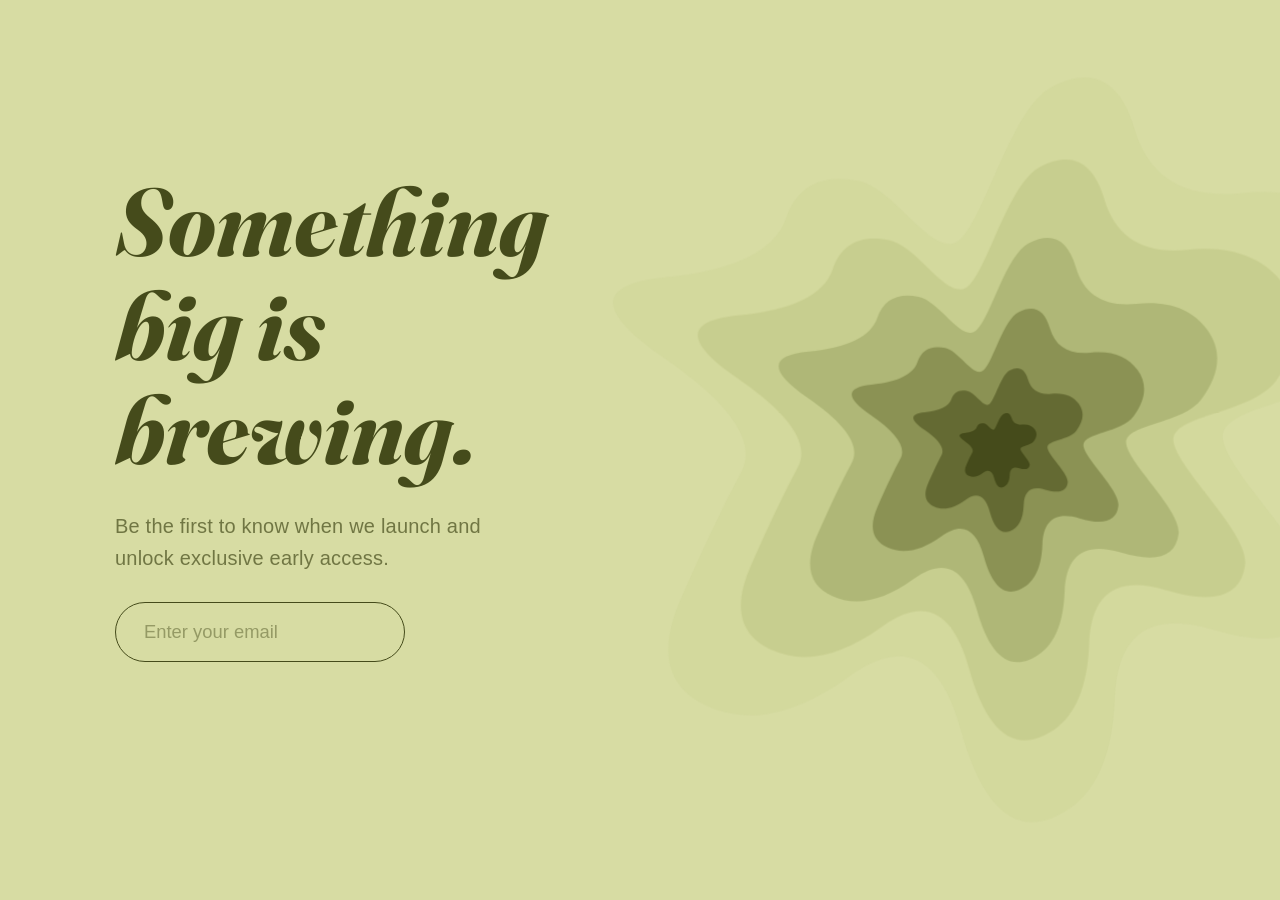
<file: index.html>
<!DOCTYPE html>
<html lang="en">
<head>
  <meta charset="UTF-8">
  <meta name="viewport" content="width=device-width, initial-scale=1.0">
  <title>Yugen — Waitlist</title>
  <link rel="stylesheet" href="style.css">
  <link rel="preconnect" href="https://fonts.googleapis.com">
  <link rel="preconnect" href="https://fonts.gstatic.com" crossorigin>
  <link href="https://fonts.googleapis.com/css2?family=Fraunces:ital,opsz,wght@0,9..144,600..900;1,9..144,600..900&display=swap" rel="stylesheet">
  <script src="https://cdnjs.cloudflare.com/ajax/libs/gsap/3.12.5/gsap.min.js"></script>
</head>
<body>
  <section class="hero">
    <div class="wipe"></div>
    <div class="hero-container">

      <!-- Blob: one <svg> per ring, stacked via absolute centering -->
      <div class="blob-wrapper">
        <div class="blob-stack">
          <!-- Outermost ring first (rendered behind) -->
          <svg class="blob-ring ring-1" xmlns="http://www.w3.org/2000/svg" viewBox="0 0 412 399">
            <path d="M326.393 193.71c3 19.333 51.776 62.529 49.109 84.195-2.666 21.667-20.833 27.5-54.5 17.5-33.666-10-51.166 2.334-52.5 37-1.333 34.667-12.666 56-34 64-21.333 8-37.5-7.833-48.5-47.5-11-39.666-30.833-49.166-59.5-28.5-28.666 20.667-54 26-76 16s-26.666-29.333-14-58c12.667-28.666 23.334-51 32-67 8.667-16-5.166-36.5-41.5-61.5-36.333-25-36-39.333 1-43 37-3.666 58.5-14.166 64.5-31.5 6-17.333 19-24 39-20s40.834 44.334 54.5 31c13.667-13.333 27.334-70.5 49-81.5 21.667-11 36.334-3.5 44 22.5 7.667 26 26.667 37.5 57 34.5 30.334-3 52.5 5.167 66.5 24.5 14 19.334 12.167 41-5.5 65-17.666 24-73.609 22.971-70.609 42.305Z"/>
          </svg>
          <svg class="blob-ring ring-2" xmlns="http://www.w3.org/2000/svg" viewBox="0 0 412 399">
            <path d="M326.393 193.71c3 19.333 51.776 62.529 49.109 84.195-2.666 21.667-20.833 27.5-54.5 17.5-33.666-10-51.166 2.334-52.5 37-1.333 34.667-12.666 56-34 64-21.333 8-37.5-7.833-48.5-47.5-11-39.666-30.833-49.166-59.5-28.5-28.666 20.667-54 26-76 16s-26.666-29.333-14-58c12.667-28.666 23.334-51 32-67 8.667-16-5.166-36.5-41.5-61.5-36.333-25-36-39.333 1-43 37-3.666 58.5-14.166 64.5-31.5 6-17.333 19-24 39-20s40.834 44.334 54.5 31c13.667-13.333 27.334-70.5 49-81.5 21.667-11 36.334-3.5 44 22.5 7.667 26 26.667 37.5 57 34.5 30.334-3 52.5 5.167 66.5 24.5 14 19.334 12.167 41-5.5 65-17.666 24-73.609 22.971-70.609 42.305Z"/>
          </svg>
          <svg class="blob-ring ring-3" xmlns="http://www.w3.org/2000/svg" viewBox="0 0 412 399">
            <path d="M326.393 193.71c3 19.333 51.776 62.529 49.109 84.195-2.666 21.667-20.833 27.5-54.5 17.5-33.666-10-51.166 2.334-52.5 37-1.333 34.667-12.666 56-34 64-21.333 8-37.5-7.833-48.5-47.5-11-39.666-30.833-49.166-59.5-28.5-28.666 20.667-54 26-76 16s-26.666-29.333-14-58c12.667-28.666 23.334-51 32-67 8.667-16-5.166-36.5-41.5-61.5-36.333-25-36-39.333 1-43 37-3.666 58.5-14.166 64.5-31.5 6-17.333 19-24 39-20s40.834 44.334 54.5 31c13.667-13.333 27.334-70.5 49-81.5 21.667-11 36.334-3.5 44 22.5 7.667 26 26.667 37.5 57 34.5 30.334-3 52.5 5.167 66.5 24.5 14 19.334 12.167 41-5.5 65-17.666 24-73.609 22.971-70.609 42.305Z"/>
          </svg>
          <svg class="blob-ring ring-4" xmlns="http://www.w3.org/2000/svg" viewBox="0 0 412 399">
            <path d="M326.393 193.71c3 19.333 51.776 62.529 49.109 84.195-2.666 21.667-20.833 27.5-54.5 17.5-33.666-10-51.166 2.334-52.5 37-1.333 34.667-12.666 56-34 64-21.333 8-37.5-7.833-48.5-47.5-11-39.666-30.833-49.166-59.5-28.5-28.666 20.667-54 26-76 16s-26.666-29.333-14-58c12.667-28.666 23.334-51 32-67 8.667-16-5.166-36.5-41.5-61.5-36.333-25-36-39.333 1-43 37-3.666 58.5-14.166 64.5-31.5 6-17.333 19-24 39-20s40.834 44.334 54.5 31c13.667-13.333 27.334-70.5 49-81.5 21.667-11 36.334-3.5 44 22.5 7.667 26 26.667 37.5 57 34.5 30.334-3 52.5 5.167 66.5 24.5 14 19.334 12.167 41-5.5 65-17.666 24-73.609 22.971-70.609 42.305Z"/>
          </svg>
          <svg class="blob-ring ring-5" xmlns="http://www.w3.org/2000/svg" viewBox="0 0 412 399">
            <path d="M326.393 193.71c3 19.333 51.776 62.529 49.109 84.195-2.666 21.667-20.833 27.5-54.5 17.5-33.666-10-51.166 2.334-52.5 37-1.333 34.667-12.666 56-34 64-21.333 8-37.5-7.833-48.5-47.5-11-39.666-30.833-49.166-59.5-28.5-28.666 20.667-54 26-76 16s-26.666-29.333-14-58c12.667-28.666 23.334-51 32-67 8.667-16-5.166-36.5-41.5-61.5-36.333-25-36-39.333 1-43 37-3.666 58.5-14.166 64.5-31.5 6-17.333 19-24 39-20s40.834 44.334 54.5 31c13.667-13.333 27.334-70.5 49-81.5 21.667-11 36.334-3.5 44 22.5 7.667 26 26.667 37.5 57 34.5 30.334-3 52.5 5.167 66.5 24.5 14 19.334 12.167 41-5.5 65-17.666 24-73.609 22.971-70.609 42.305Z"/>
          </svg>
          <svg class="blob-ring ring-6" xmlns="http://www.w3.org/2000/svg" viewBox="0 0 412 399">
            <path d="M326.393 193.71c3 19.333 51.776 62.529 49.109 84.195-2.666 21.667-20.833 27.5-54.5 17.5-33.666-10-51.166 2.334-52.5 37-1.333 34.667-12.666 56-34 64-21.333 8-37.5-7.833-48.5-47.5-11-39.666-30.833-49.166-59.5-28.5-28.666 20.667-54 26-76 16s-26.666-29.333-14-58c12.667-28.666 23.334-51 32-67 8.667-16-5.166-36.5-41.5-61.5-36.333-25-36-39.333 1-43 37-3.666 58.5-14.166 64.5-31.5 6-17.333 19-24 39-20s40.834 44.334 54.5 31c13.667-13.333 27.334-70.5 49-81.5 21.667-11 36.334-3.5 44 22.5 7.667 26 26.667 37.5 57 34.5 30.334-3 52.5 5.167 66.5 24.5 14 19.334 12.167 41-5.5 65-17.666 24-73.609 22.971-70.609 42.305Z"/>
          </svg>
        </div>
      </div>

      <div class="content">
        <h1 class="headline"></h1>
        <p class="subtext">Be the first to know when we launch and unlock exclusive early access.</p>
        <form class="waitlist-form">
          <input type="email" placeholder="Enter your email" required />
          <button type="submit">Get on the list</button>
        </form>
        <p class="microtext"><span class="count" data-target="212">0</span> people already waiting.</p>
      </div>
    </div>
  </section>
  <script src="script.js"></script>
</body>
</html>
</file>
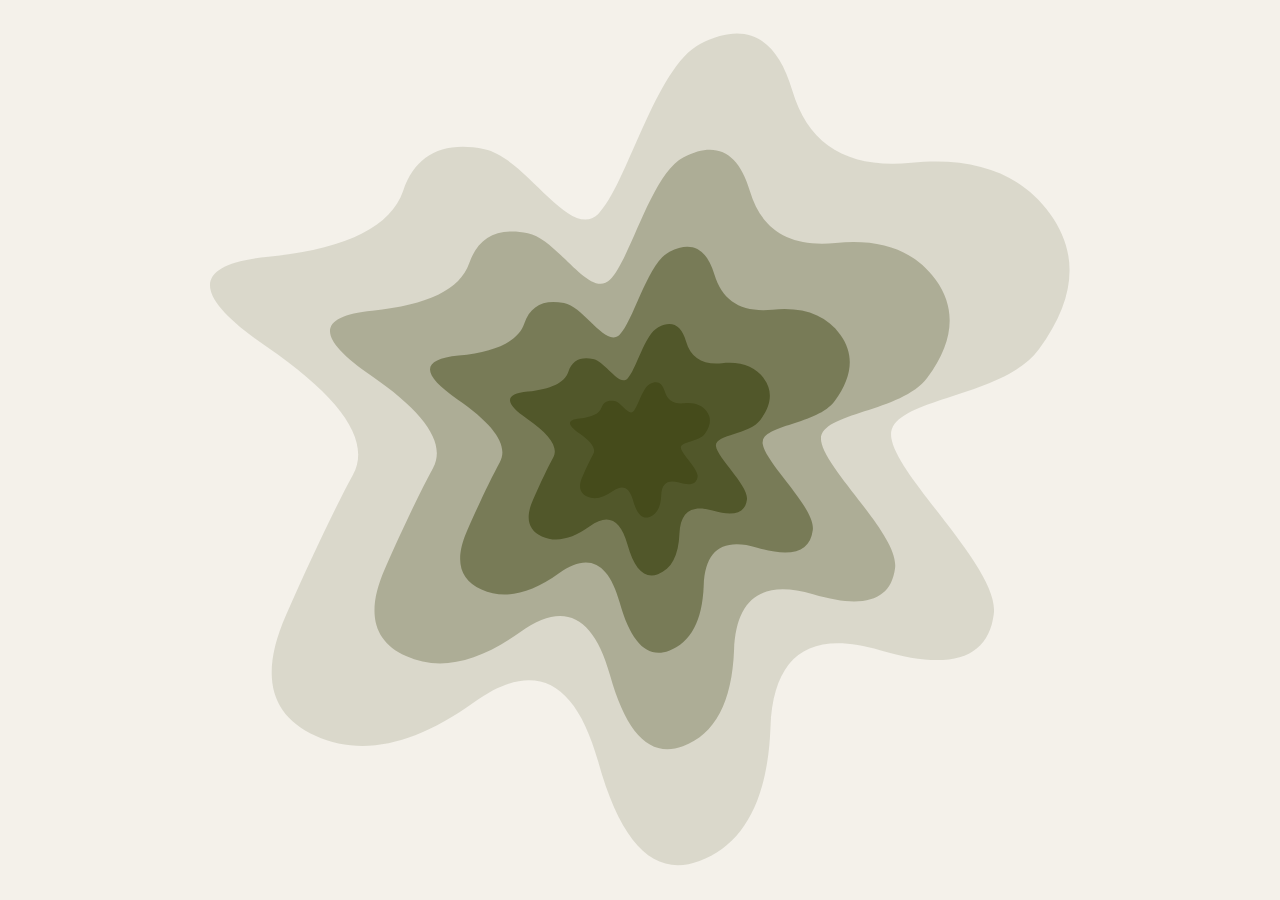
<file: test.html>
<!DOCTYPE html>
<html lang="en">
<head>
<meta charset="UTF-8">
<title>Concentric Blob</title>
<style>
  html, body {
    margin: 0;
    height: 100%;
    background: #f4f1ea;
    display: flex;
    align-items: center;
    justify-content: center;
    overflow: hidden;
  }

  .stack {
    position: relative;
    width: 900px;
    height: 900px;
  }

  .stack svg {
    position: absolute;
    top: 50%;
    left: 50%;
    transform: translate(-50%, -50%);
  }

  /* increasing sizes, innermost smallest */
  .layer-1 { width: 140px; height: 136px; }
  .layer-2 { width: 260px; height: 253px; }
  .layer-3 { width: 420px; height: 408px; }
  .layer-4 { width: 620px; height: 602px; }
  .layer-5 { width: 860px; height: 835px; }
</style>
</head>
<body>

<div class="stack">
  <svg class="layer-5" xmlns="http://www.w3.org/2000/svg" viewBox="0 0 412 399" fill="none">
    <path fill="#454B1B" opacity="0.15" d="M326.393 193.71c3 19.333 51.776 62.529 49.109 84.195-2.666 21.667-20.833 27.5-54.5 17.5-33.666-10-51.166 2.334-52.5 37-1.333 34.667-12.666 56-34 64-21.333 8-37.5-7.833-48.5-47.5-11-39.666-30.833-49.166-59.5-28.5-28.666 20.667-54 26-76 16s-26.666-29.333-14-58c12.667-28.666 23.334-51 32-67 8.667-16-5.166-36.5-41.5-61.5-36.333-25-36-39.333 1-43 37-3.666 58.5-14.166 64.5-31.5 6-17.333 19-24 39-20s40.834 44.334 54.5 31c13.667-13.333 27.334-70.5 49-81.5 21.667-11 36.334-3.5 44 22.5 7.667 26 26.667 37.5 57 34.5 30.334-3 52.5 5.167 66.5 24.5 14 19.334 12.167 41-5.5 65-17.666 24-73.609 22.971-70.609 42.305Z"/>
  </svg>
  <svg class="layer-4" xmlns="http://www.w3.org/2000/svg" viewBox="0 0 412 399" fill="none">
    <path fill="#454B1B" opacity="0.3" d="M326.393 193.71c3 19.333 51.776 62.529 49.109 84.195-2.666 21.667-20.833 27.5-54.5 17.5-33.666-10-51.166 2.334-52.5 37-1.333 34.667-12.666 56-34 64-21.333 8-37.5-7.833-48.5-47.5-11-39.666-30.833-49.166-59.5-28.5-28.666 20.667-54 26-76 16s-26.666-29.333-14-58c12.667-28.666 23.334-51 32-67 8.667-16-5.166-36.5-41.5-61.5-36.333-25-36-39.333 1-43 37-3.666 58.5-14.166 64.5-31.5 6-17.333 19-24 39-20s40.834 44.334 54.5 31c13.667-13.333 27.334-70.5 49-81.5 21.667-11 36.334-3.5 44 22.5 7.667 26 26.667 37.5 57 34.5 30.334-3 52.5 5.167 66.5 24.5 14 19.334 12.167 41-5.5 65-17.666 24-73.609 22.971-70.609 42.305Z"/>
  </svg>
  <svg class="layer-3" xmlns="http://www.w3.org/2000/svg" viewBox="0 0 412 399" fill="none">
    <path fill="#454B1B" opacity="0.5" d="M326.393 193.71c3 19.333 51.776 62.529 49.109 84.195-2.666 21.667-20.833 27.5-54.5 17.5-33.666-10-51.166 2.334-52.5 37-1.333 34.667-12.666 56-34 64-21.333 8-37.5-7.833-48.5-47.5-11-39.666-30.833-49.166-59.5-28.5-28.666 20.667-54 26-76 16s-26.666-29.333-14-58c12.667-28.666 23.334-51 32-67 8.667-16-5.166-36.5-41.5-61.5-36.333-25-36-39.333 1-43 37-3.666 58.5-14.166 64.5-31.5 6-17.333 19-24 39-20s40.834 44.334 54.5 31c13.667-13.333 27.334-70.5 49-81.5 21.667-11 36.334-3.5 44 22.5 7.667 26 26.667 37.5 57 34.5 30.334-3 52.5 5.167 66.5 24.5 14 19.334 12.167 41-5.5 65-17.666 24-73.609 22.971-70.609 42.305Z"/>
  </svg>
  <svg class="layer-2" xmlns="http://www.w3.org/2000/svg" viewBox="0 0 412 399" fill="none">
    <path fill="#454B1B" opacity="0.75" d="M326.393 193.71c3 19.333 51.776 62.529 49.109 84.195-2.666 21.667-20.833 27.5-54.5 17.5-33.666-10-51.166 2.334-52.5 37-1.333 34.667-12.666 56-34 64-21.333 8-37.5-7.833-48.5-47.5-11-39.666-30.833-49.166-59.5-28.5-28.666 20.667-54 26-76 16s-26.666-29.333-14-58c12.667-28.666 23.334-51 32-67 8.667-16-5.166-36.5-41.5-61.5-36.333-25-36-39.333 1-43 37-3.666 58.5-14.166 64.5-31.5 6-17.333 19-24 39-20s40.834 44.334 54.5 31c13.667-13.333 27.334-70.5 49-81.5 21.667-11 36.334-3.5 44 22.5 7.667 26 26.667 37.5 57 34.5 30.334-3 52.5 5.167 66.5 24.5 14 19.334 12.167 41-5.5 65-17.666 24-73.609 22.971-70.609 42.305Z"/>
  </svg>
  <svg class="layer-1" xmlns="http://www.w3.org/2000/svg" viewBox="0 0 412 399" fill="none">
    <path fill="#454B1B" d="M326.393 193.71c3 19.333 51.776 62.529 49.109 84.195-2.666 21.667-20.833 27.5-54.5 17.5-33.666-10-51.166 2.334-52.5 37-1.333 34.667-12.666 56-34 64-21.333 8-37.5-7.833-48.5-47.5-11-39.666-30.833-49.166-59.5-28.5-28.666 20.667-54 26-76 16s-26.666-29.333-14-58c12.667-28.666 23.334-51 32-67 8.667-16-5.166-36.5-41.5-61.5-36.333-25-36-39.333 1-43 37-3.666 58.5-14.166 64.5-31.5 6-17.333 19-24 39-20s40.834 44.334 54.5 31c13.667-13.333 27.334-70.5 49-81.5 21.667-11 36.334-3.5 44 22.5 7.667 26 26.667 37.5 57 34.5 30.334-3 52.5 5.167 66.5 24.5 14 19.334 12.167 41-5.5 65-17.666 24-73.609 22.971-70.609 42.305Z"/>
  </svg>
</div>

</body>
</html>
</file>
<file: style.css>
* {
  margin: 0;
  padding: 0;
  box-sizing: border-box;
}

body {
  font-family: -apple-system, BlinkMacSystemFont, "Segoe UI", Roboto, Helvetica, Arial, sans-serif;
  overflow: hidden;
  background: #454b1b;
}

.hero {
  position: relative;
  width: 100vw;
  height: 100vh;
  overflow: hidden;
  background: #d7dca3;
  --text-color: #454b1b;
  --btn-bg: #454b1b;
  --btn-text: #d7dca3;
  --input-border: #454b1b;
  /* Per-ring color variables — 6 rings, swapped on hover via GSAP */
  --ring1-fill: #c3ca85; --ring1-opacity: 0.2;
  --ring2-fill: #b6bd7a; --ring2-opacity: 0.4;
  --ring3-fill: #9aa363; --ring3-opacity: 0.52;
  --ring4-fill: #7d8447; --ring4-opacity: 0.72;
  --ring5-fill: #5f652f; --ring5-opacity: 0.88;
  --ring6-fill: #454b1b; --ring6-opacity: 1;
}

.hero-container {
  position: relative;
  width: 100%;
  max-width: 1440px;
  height: 100%;
  margin: 0 auto;
  z-index: 2;
}

.wipe {
  position: absolute;
  inset: 0;
  background: #454b1b;
  transform: scaleX(0);
  transform-origin: left center;
  z-index: 1;
  pointer-events: none;
}

/* ---- Blob stack (one SVG per ring, absolutely centred) ---- */
.blob-wrapper {
  position: absolute;
  top: 50%;
  right: -8vw;
  transform: translateY(-50%);
  width: min(60vw, 820px);
  height: auto;
  z-index: 0;
  pointer-events: none;
}

.blob-stack {
  position: relative;
  width: 100%;
  /* height matches viewBox aspect ratio 412:399 ≈ 0.969 */
  padding-bottom: 96.8%;
}

.blob-ring {
  position: absolute;
  top: 50%;
  left: 50%;
  transform: translate(-50%, -50%);
  overflow: visible;
  will-change: width, height, opacity;
}

/* Outermost = largest. 6 rings, wider gaps for more visible depth. */
.ring-1 { width: 100%;  height: 100%;  }
.ring-2 { width: 78%;   height: 78%;   }
.ring-3 { width: 57%;   height: 57%;   }
.ring-4 { width: 38%;   height: 38%;   }
.ring-5 { width: 22%;   height: 22%;   }
.ring-6 { width: 10%;   height: 10%;   }

/* Path fill + opacity driven by CSS vars for hover-swap */
.ring-1 path { fill: var(--ring1-fill); opacity: var(--ring1-opacity); }
.ring-2 path { fill: var(--ring2-fill); opacity: var(--ring2-opacity); }
.ring-3 path { fill: var(--ring3-fill); opacity: var(--ring3-opacity); }
.ring-4 path { fill: var(--ring4-fill); opacity: var(--ring4-opacity); }
.ring-5 path { fill: var(--ring5-fill); opacity: var(--ring5-opacity); }
.ring-6 path { fill: var(--ring6-fill); opacity: var(--ring6-opacity); }

/* ---- Content ---- */
.content {
  position: relative;
  z-index: 3;
  display: flex;
  flex-direction: column;
  align-items: flex-start;
  justify-content: center;
  height: 100%;
  padding: 2rem 2rem 2rem max(2rem, 9vw);
  text-align: left;
  gap: 1.75rem;
  max-width: 36rem;
}

.headline {
  font-family: 'Fraunces', serif;
  font-size: clamp(2.5rem, 8vw, 6rem);
  font-weight: 700;
  font-optical-sizing: auto;
  font-style: italic;
  line-height: 1.08;
  color: var(--text-color);
  will-change: color;
}

.headline .word {
  display: inline-block;
  will-change: transform, opacity;
}

.subtext {
  font-size: clamp(1rem, 2vw, 1.25rem);
  color: var(--text-color);
  opacity: 0.7;
  max-width: 32rem;
  line-height: 1.6;
  letter-spacing: 0.01em;
  will-change: color, transform, opacity;
}

.waitlist-form {
  display: flex;
  flex-direction: row;
  gap: 16px;
  width: 100%;
  max-width: 32rem;
}

.waitlist-form input {
  flex: 1;
  max-width: 22rem;
  padding: 18px 28px;
  border: 1px solid var(--input-border);
  border-radius: 999px;
  background: transparent;
  font-size: 1.15rem;
  font-family: inherit;
  color: var(--text-color);
  outline: none;
  will-change: color, border-color, transform, opacity;
}

.waitlist-form input::placeholder {
  color: var(--text-color);
  opacity: 0.45;
}

.waitlist-form input:focus {
  outline: 2px solid var(--input-border);
  outline-offset: 2px;
}

.waitlist-form button {
  padding: 18px 36px;
  border: none;
  border-radius: 999px;
  background: var(--btn-bg);
  color: var(--btn-text);
  font-size: 1.15rem;
  font-weight: 600;
  font-family: inherit;
  cursor: pointer;
  white-space: nowrap;
  will-change: transform, opacity, color, background-color;
}

.microtext {
  margin-top: 24px;
  font-size: 0.875rem;
  color: var(--text-color);
  opacity: 0.6;
  will-change: color, transform, opacity;
}

.count {
  font-variant-numeric: tabular-nums;
}

@media (max-width: 768px) {
  .blob-wrapper {
    display: none;
  }

  .content {
    align-items: center;
    text-align: center;
    padding: 1.5rem;
    max-width: 100%;
  }

  .waitlist-form {
    flex-direction: column;
    align-items: stretch;
  }

  .waitlist-form input {
    max-width: 100%;
  }

  .waitlist-form button {
    width: 100%;
  }
}

@media (max-width: 600px) {
  .content {
    gap: 1.25rem;
  }
}

@media (max-height: 500px) {
  .content {
    gap: 0.75rem;
    padding: 1rem;
  }
}
</file>
